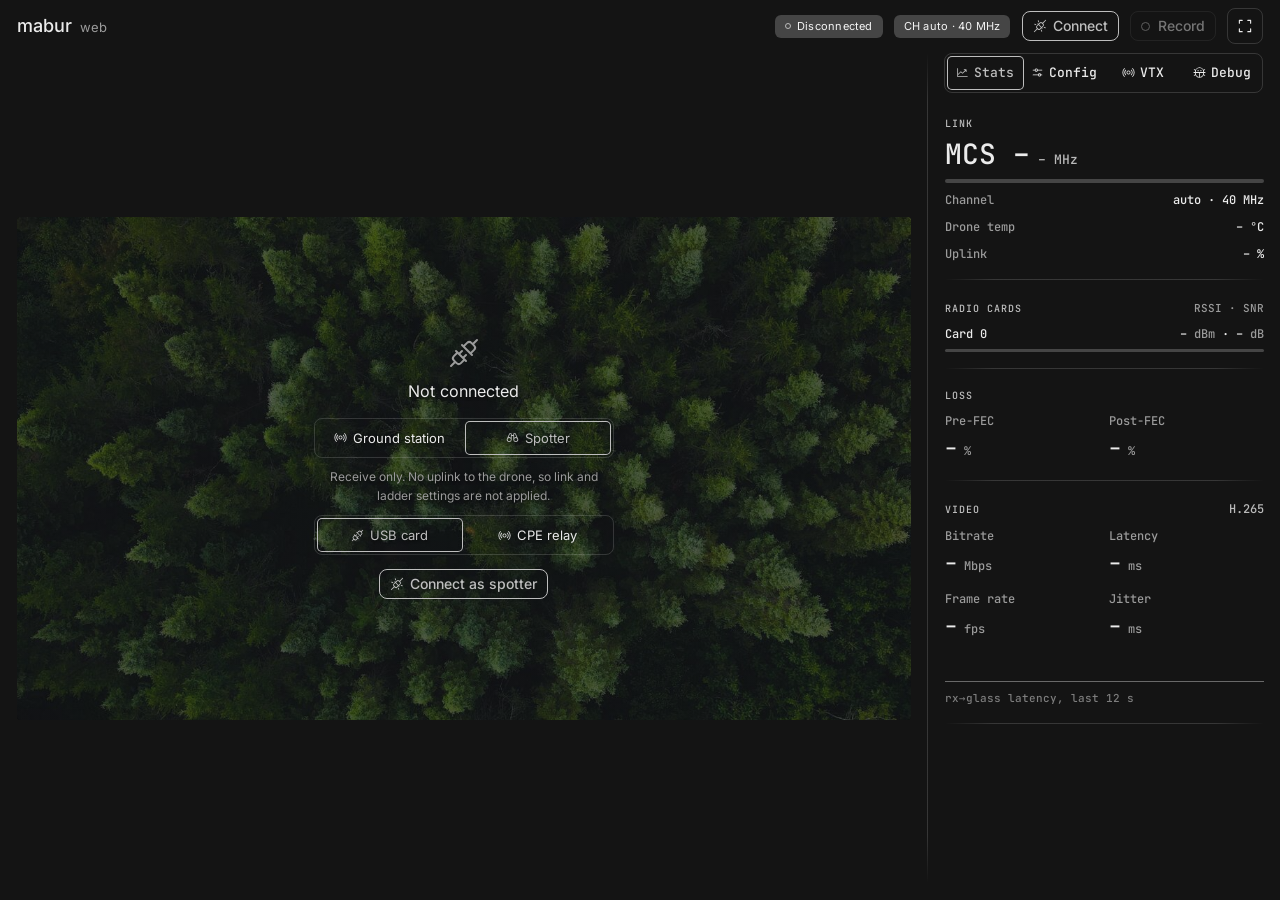
<file: index.html>
<!doctype html>
<html lang="en">
<head>
<meta charset="utf-8">
<meta name="viewport" content="width=device-width, initial-scale=1, viewport-fit=cover">
<title>mabur web</title>
<!-- Installable (docs/web-gs.md "Install as an app"): fullscreen landscape.
     Icon sources in web/ui/icons/; these files are precached by sw.js. -->
<link rel="manifest" href="manifest.webmanifest">
<meta name="theme-color" content="#161826">
<link rel="icon" type="image/svg+xml" href="favicon.svg">
<link rel="icon" type="image/png" sizes="32x32" href="icon-32.png">
<link rel="apple-touch-icon" href="icon-180.png">
<!-- GitHub Pages can't send the COOP/COEP headers WASM pthreads need, and
     the page must load with no internet (laptop on the CPE only): sw.js adds
     the headers and caches this build (one reload on first visit). Built from
     web/ui/sw/ (based on coi-serviceworker, MIT). -->
<script defer src="sw.js"></script>
  <script type="module" crossorigin src="./assets/index-BBkPUW6B.js"></script>
  <link rel="stylesheet" crossorigin href="./assets/index-7Y5XULlh.css">
</head>
<body>
<div id="app"></div>
<!-- Emscripten module, a classic script (global createWebGs); not bundled. -->
<script src="webgs.js"></script>
</body>
</html>
</file>
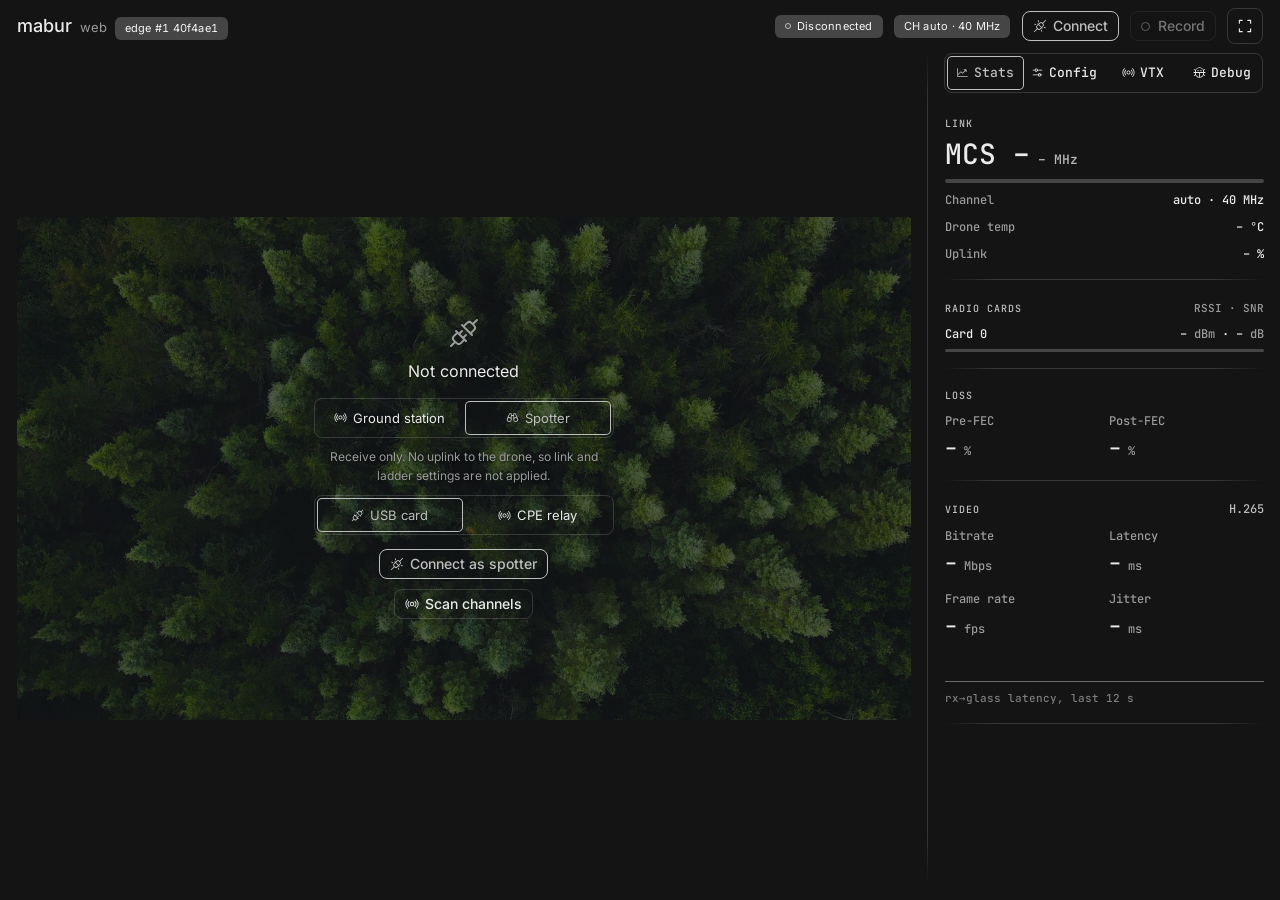
<file: edge/index.html>
<!doctype html>
<html lang="en">
<head>
<meta charset="utf-8">
<meta name="viewport" content="width=device-width, initial-scale=1, viewport-fit=cover">
<title>mabur web</title>
<!-- Installable (docs/web-gs.md "Install as an app"): fullscreen landscape.
     Icon sources in web/ui/icons/; these files are precached by sw.js. -->
<link rel="manifest" href="manifest.webmanifest">
<meta name="theme-color" content="#161826">
<link rel="icon" type="image/svg+xml" href="favicon.svg">
<link rel="icon" type="image/png" sizes="32x32" href="icon-32.png">
<link rel="apple-touch-icon" href="icon-180.png">
<!-- GitHub Pages can't send the COOP/COEP headers WASM pthreads need, and
     the page must load with no internet (laptop on the CPE only): sw.js adds
     the headers and caches this build (one reload on first visit). Built from
     web/ui/sw/ (based on coi-serviceworker, MIT). -->
<script defer src="sw.js"></script>
  <script type="module" crossorigin src="./assets/index-DpzYVIDg.js"></script>
  <link rel="stylesheet" crossorigin href="./assets/index-B0lIE4KE.css">
</head>
<body>
<div id="app"></div>
<!-- Emscripten module, a classic script (global createWebGs); not bundled. -->
<script src="webgs.js"></script>
</body>
</html>
</file>
<file: assets/index-7Y5XULlh.css>
@font-face{font-family:Inter;font-style:normal;font-display:swap;font-weight:400;src:url(./inter-cyrillic-ext-400-normal-BQZuk6qB.woff2)format("woff2"),url(./inter-cyrillic-ext-400-normal-DQukG94-.woff)format("woff");unicode-range:U+460-52F,U+1C80-1C8A,U+20B4,U+2DE0-2DFF,U+A640-A69F,U+FE2E-FE2F}@font-face{font-family:Inter;font-style:normal;font-display:swap;font-weight:400;src:url(./inter-cyrillic-400-normal-obahsSVq.woff2)format("woff2"),url(./inter-cyrillic-400-normal-HOLc17fK.woff)format("woff");unicode-range:U+301,U+400-45F,U+490-491,U+4B0-4B1,U+2116}@font-face{font-family:Inter;font-style:normal;font-display:swap;font-weight:400;src:url(./inter-greek-ext-400-normal-DGGRlc-M.woff2)format("woff2"),url(./inter-greek-ext-400-normal-KugGGMne.woff)format("woff");unicode-range:U+1F??}@font-face{font-family:Inter;font-style:normal;font-display:swap;font-weight:400;src:url(./inter-greek-400-normal-B4URO6DV.woff2)format("woff2"),url(./inter-greek-400-normal-q2sYcFCs.woff)format("woff");unicode-range:U+370-377,U+37A-37F,U+384-38A,U+38C,U+38E-3A1,U+3A3-3FF}@font-face{font-family:Inter;font-style:normal;font-display:swap;font-weight:400;src:url(./inter-vietnamese-400-normal-DMkecbls.woff2)format("woff2"),url(./inter-vietnamese-400-normal-Bbgyi5SW.woff)format("woff");unicode-range:U+102-103,U+110-111,U+128-129,U+168-169,U+1A0-1A1,U+1AF-1B0,U+300-301,U+303-304,U+308-309,U+323,U+329,U+1EA0-1EF9,U+20AB}@font-face{font-family:Inter;font-style:normal;font-display:swap;font-weight:400;src:url(./inter-latin-ext-400-normal-C1nco2VV.woff2)format("woff2"),url(./inter-latin-ext-400-normal-77YHD8bZ.woff)format("woff");unicode-range:U+100-2BA,U+2BD-2C5,U+2C7-2CC,U+2CE-2D7,U+2DD-2FF,U+304,U+308,U+329,U+1D00-1DBF,U+1E00-1E9F,U+1EF2-1EFF,U+2020,U+20A0-20AB,U+20AD-20C0,U+2113,U+2C60-2C7F,U+A720-A7FF}@font-face{font-family:Inter;font-style:normal;font-display:swap;font-weight:400;src:url(./inter-latin-400-normal-C38fXH4l.woff2)format("woff2"),url(./inter-latin-400-normal-CyCys3Eg.woff)format("woff");unicode-range:U+??,U+131,U+152-153,U+2BB-2BC,U+2C6,U+2DA,U+2DC,U+304,U+308,U+329,U+2000-206F,U+20AC,U+2122,U+2191,U+2193,U+2212,U+2215,U+FEFF,U+FFFD}@font-face{font-family:Inter;font-style:normal;font-display:swap;font-weight:500;src:url(./inter-cyrillic-ext-500-normal-B0yAr1jD.woff2)format("woff2"),url(./inter-cyrillic-ext-500-normal-BmqWE9Dz.woff)format("woff");unicode-range:U+460-52F,U+1C80-1C8A,U+20B4,U+2DE0-2DFF,U+A640-A69F,U+FE2E-FE2F}@font-face{font-family:Inter;font-style:normal;font-display:swap;font-weight:500;src:url(./inter-cyrillic-500-normal-BasfLYem.woff2)format("woff2"),url(./inter-cyrillic-500-normal-CxZf_p3X.woff)format("woff");unicode-range:U+301,U+400-45F,U+490-491,U+4B0-4B1,U+2116}@font-face{font-family:Inter;font-style:normal;font-display:swap;font-weight:500;src:url(./inter-greek-ext-500-normal-C4iEst2y.woff2)format("woff2"),url(./inter-greek-ext-500-normal-2j5mBUwD.woff)format("woff");unicode-range:U+1F??}@font-face{font-family:Inter;font-style:normal;font-display:swap;font-weight:500;src:url(./inter-greek-500-normal-BIZE56-Y.woff2)format("woff2"),url(./inter-greek-500-normal-Xzm54t5V.woff)format("woff");unicode-range:U+370-377,U+37A-37F,U+384-38A,U+38C,U+38E-3A1,U+3A3-3FF}@font-face{font-family:Inter;font-style:normal;font-display:swap;font-weight:500;src:url(./inter-vietnamese-500-normal-DOriooB6.woff2)format("woff2"),url(./inter-vietnamese-500-normal-mJboJaSs.woff)format("woff");unicode-range:U+102-103,U+110-111,U+128-129,U+168-169,U+1A0-1A1,U+1AF-1B0,U+300-301,U+303-304,U+308-309,U+323,U+329,U+1EA0-1EF9,U+20AB}@font-face{font-family:Inter;font-style:normal;font-display:swap;font-weight:500;src:url(./inter-latin-ext-500-normal-CV4jyFjo.woff2)format("woff2"),url(./inter-latin-ext-500-normal-BxGbmqWO.woff)format("woff");unicode-range:U+100-2BA,U+2BD-2C5,U+2C7-2CC,U+2CE-2D7,U+2DD-2FF,U+304,U+308,U+329,U+1D00-1DBF,U+1E00-1E9F,U+1EF2-1EFF,U+2020,U+20A0-20AB,U+20AD-20C0,U+2113,U+2C60-2C7F,U+A720-A7FF}@font-face{font-family:Inter;font-style:normal;font-display:swap;font-weight:500;src:url(./inter-latin-500-normal-Cerq10X2.woff2)format("woff2"),url(./inter-latin-500-normal-BL9OpVg8.woff)format("woff");unicode-range:U+??,U+131,U+152-153,U+2BB-2BC,U+2C6,U+2DA,U+2DC,U+304,U+308,U+329,U+2000-206F,U+20AC,U+2122,U+2191,U+2193,U+2212,U+2215,U+FEFF,U+FFFD}@font-face{font-family:JetBrains Mono;font-style:normal;font-display:swap;font-weight:500;src:url([data-uri])format("woff2"),url([data-uri])format("woff");unicode-range:U+460-52F,U+1C80-1C8A,U+20B4,U+2DE0-2DFF,U+A640-A69F,U+FE2E-FE2F}@font-face{font-family:JetBrains Mono;font-style:normal;font-display:swap;font-weight:500;src:url(./jetbrains-mono-cyrillic-500-normal-DmUKJPL_.woff2)format("woff2"),url(./jetbrains-mono-cyrillic-500-normal-DJqRU3vO.woff)format("woff");unicode-range:U+301,U+400-45F,U+490-491,U+4B0-4B1,U+2116}@font-face{font-family:JetBrains Mono;font-style:normal;font-display:swap;font-weight:500;src:url(./jetbrains-mono-greek-500-normal-JpySY46c.woff2)format("woff2"),url(./jetbrains-mono-greek-500-normal-D7SFKleX.woff)format("woff");unicode-range:U+370-377,U+37A-37F,U+384-38A,U+38C,U+38E-3A1,U+3A3-3FF}@font-face{font-family:JetBrains Mono;font-style:normal;font-display:swap;font-weight:500;src:url([data-uri])format("woff2"),url(./jetbrains-mono-vietnamese-500-normal-DNRqzVM1.woff)format("woff");unicode-range:U+102-103,U+110-111,U+128-129,U+168-169,U+1A0-1A1,U+1AF-1B0,U+300-301,U+303-304,U+308-309,U+323,U+329,U+1EA0-1EF9,U+20AB}@font-face{font-family:JetBrains Mono;font-style:normal;font-display:swap;font-weight:500;src:url(./jetbrains-mono-latin-ext-500-normal-Cut-4mMH.woff2)format("woff2"),url(./jetbrains-mono-latin-ext-500-normal-ckzbgY84.woff)format("woff");unicode-range:U+100-2BA,U+2BD-2C5,U+2C7-2CC,U+2CE-2D7,U+2DD-2FF,U+304,U+308,U+329,U+1D00-1DBF,U+1E00-1E9F,U+1EF2-1EFF,U+2020,U+20A0-20AB,U+20AD-20C0,U+2113,U+2C60-2C7F,U+A720-A7FF}@font-face{font-family:JetBrains Mono;font-style:normal;font-display:swap;font-weight:500;src:url(./jetbrains-mono-latin-500-normal-BWZEU5yA.woff2)format("woff2"),url(./jetbrains-mono-latin-500-normal-CJOVTJB7.woff)format("woff");unicode-range:U+??,U+131,U+152-153,U+2BB-2BC,U+2C6,U+2DA,U+2DC,U+304,U+308,U+329,U+2000-206F,U+20AC,U+2122,U+2191,U+2193,U+2212,U+2215,U+FEFF,U+FFFD}:root{--color-bg:#161826;--color-surface:#232532;--color-text:#e9e9ed;--color-accent:#9184d9;--color-accent-2:#a7a1db;--color-divider:#e9e9ed29;--color-neutral-100:#f3f5fe;--color-neutral-200:#e4e7f5;--color-neutral-300:#cfd3e5;--color-neutral-400:#b2b6ca;--color-neutral-500:#9397ab;--color-neutral-600:#75798c;--color-neutral-700:#595d6c;--color-neutral-800:#3f424d;--color-neutral-900:#292b31;--color-accent-100:#f5f4ff;--color-accent-200:#e7e5fe;--color-accent-300:#d2cefd;--color-accent-400:#b5abfc;--color-accent-500:#968ae0;--color-accent-600:#796cbf;--color-accent-700:#5d5294;--color-accent-800:#423a6a;--color-accent-900:#2b2741;--color-accent-2-100:#f5f4ff;--color-accent-2-200:#e7e5fe;--color-accent-2-300:#d2cefd;--color-accent-2-400:#b5afe8;--color-accent-2-500:#9690c9;--color-accent-2-600:#7972a9;--color-accent-2-700:#5c5783;--color-accent-2-800:#423e5d;--color-accent-2-900:#2b293a;--color-section:#262a60;--color-section-glow:#353b80;--color-section-ghost:#4c5397;--font-heading:"Inter", system-ui, sans-serif;--font-heading-weight:500;--font-body:"Inter", system-ui, sans-serif;--space-1:2.8px;--space-2:5.6px;--space-3:8.4px;--space-4:11.2px;--space-6:16.8px;--space-8:22.4px;--radius-sm:4px;--radius-md:8px;--radius-lg:14px;--shadow-sm:0 0 0 1px #3f424d;--shadow-md:0 0 0 1px #595d6c, 0 6px 18px #0000008c;--shadow-lg:0 0 0 1px #9397ab, 0 16px 40px #000000a6}body{background:var(--color-bg);color:var(--color-text);font-family:var(--font-body)}h1,h2,h3,h4{font-family:var(--font-heading);font-weight:var(--font-heading-weight)}.lighten{mix-blend-mode:lighten;background-color:#0000}*,:before,:after{box-sizing:border-box}body{margin:0;font-size:15px;font-weight:400;line-height:1.55}h1,h2,h3,h4,h5,h6{font-family:var(--font-heading);font-weight:var(--font-heading-weight);letter-spacing:-.015em;margin:0 0 var(--space-2);line-height:1.12}h1{font-size:42px}h2{font-size:32px}h3{font-size:25px}h4{font-size:20px}h5{font-size:16px}h6{letter-spacing:.08em;text-transform:uppercase;font-size:13px}p{margin:0 0 var(--space-3)}a{color:var(--color-accent);text-underline-offset:3px}img{max-width:100%;display:block}figure{margin:0}figcaption{margin-top:var(--space-1);color:color-mix(in srgb, var(--color-text) 55%, transparent);font-size:11px}.text-muted{color:color-mix(in srgb, var(--color-text) 55%, transparent)}:focus{outline:none}:focus-visible{outline:2px solid var(--color-accent);outline-offset:2px}::selection{background:color-mix(in srgb, var(--color-accent) 30%, transparent)}.hr{height:1px;margin:var(--space-4) 0;background:linear-gradient(to right, transparent, var(--color-divider) 48px, var(--color-divider) calc(100% - 48px), transparent);border:0}.btn{cursor:pointer;font-family:var(--font-heading);font-weight:var(--font-heading-weight);color:var(--color-text);padding:var(--space-2) calc(var(--space-3) * 1.2);border-radius:var(--radius-md);background:0 0;border:1px solid #0000;justify-content:center;align-items:center;gap:6px;font-size:14px;line-height:1.2;text-decoration:none;display:inline-flex}.btn svg{display:block}.btn:disabled{opacity:.45;cursor:not-allowed}.btn-primary{color:var(--color-accent);border-color:var(--color-accent)}.btn-primary:hover{background:color-mix(in srgb, var(--color-accent) 12%, transparent)}.btn-primary:active{background:color-mix(in srgb, var(--color-accent) 22%, transparent)}.btn-secondary{border-color:var(--color-divider)}.btn-secondary:hover{background:color-mix(in srgb, var(--color-text) 7%, transparent)}.btn-secondary:active{background:color-mix(in srgb, var(--color-text) 14%, transparent)}.btn-ghost{color:var(--color-accent);padding-inline:var(--space-1)}.btn-ghost:hover{background:color-mix(in srgb, var(--color-accent) 10%, transparent)}.btn-ghost:active{background:color-mix(in srgb, var(--color-accent) 18%, transparent)}.btn-icon{width:36px;height:36px;padding:0}.btn-block{width:100%;margin-top:var(--space-2)}.field>label{color:color-mix(in srgb, var(--color-text) 70%, transparent);margin-bottom:5px;font-size:12px;display:block}.input{width:100%;min-height:36px;font:inherit;color:var(--color-text);caret-color:var(--color-accent);background:var(--color-surface);border:1px solid var(--color-divider);border-radius:var(--radius-md);padding:6px 10px;font-size:14px}.input:hover{border-color:color-mix(in srgb, var(--color-text) 45%, transparent)}.input:focus-visible{border-color:var(--color-accent);outline-offset:0}textarea.input{resize:vertical;min-height:90px}.radio{cursor:pointer;align-items:center;gap:8px;font-size:14px;display:inline-flex}.radio input,.seg-opt input{opacity:0;pointer-events:none;width:0;height:0;position:absolute}.radio .dot{border:1.5px solid var(--color-divider);border-radius:50%;flex:none;width:16px;height:16px}.radio:hover .dot{border-color:var(--color-accent)}.radio input:checked+.dot{border-color:var(--color-accent);background:var(--color-accent);box-shadow:inset 0 0 0 4px var(--color-bg)}.radio input:focus-visible+.dot{outline:2px solid var(--color-accent);outline-offset:2px}.seg{border:1px solid var(--color-divider);border-radius:var(--radius-md);display:inline-flex;overflow:hidden}.seg-opt{cursor:pointer;align-items:center;gap:6px;padding:7px 12px;font-size:13px;display:inline-flex}.seg-opt+.seg-opt{border-left:1px solid var(--color-divider)}.seg-opt:has(input:checked){color:var(--color-accent);box-shadow:inset 0 0 0 1px var(--color-accent)}.seg-opt:not(:has(input:checked)):hover{background:color-mix(in srgb, var(--color-text) 7%, transparent)}.seg-opt:has(input:focus-visible){outline:2px solid var(--color-accent);outline-offset:-2px}.card{gap:var(--space-2);padding:var(--space-3);border-radius:var(--radius-md);background:var(--color-surface);flex-direction:column;display:flex}.card-kicker{letter-spacing:.1em;text-transform:uppercase;color:var(--color-accent);font-size:10px}.card-title{font-family:var(--font-heading);font-weight:var(--font-heading-weight);font-size:17px;line-height:1.2}.card-body{opacity:.8;flex:1;margin:0;font-size:13px}.card-meta{color:color-mix(in srgb, var(--color-text) 50%, transparent);align-items:center;gap:6px;font-size:11px;display:flex}.elev-sm{box-shadow:var(--shadow-sm)}.elev-md{box-shadow:var(--shadow-md)}.elev-lg{box-shadow:var(--shadow-lg)}.tag{letter-spacing:.02em;border-radius:calc(var(--radius-md) * .75);align-items:center;padding:3px 10px;font-size:11px;display:inline-flex}.tag-accent{background:var(--color-accent-800);color:var(--color-accent-100)}.tag-accent-2{background:var(--color-accent-2-800);color:var(--color-accent-2-100)}.tag-neutral{background:var(--color-neutral-800);color:var(--color-neutral-100)}.tag-outline{border:1px solid var(--color-accent);color:var(--color-accent)}.nav{align-items:center;gap:var(--space-4);padding:var(--space-3) var(--space-4);border-bottom:none;display:flex}.nav-brand{font-family:var(--font-heading);font-weight:var(--font-heading-weight);margin-right:auto;font-size:18px}.nav a{color:inherit;font-size:14px;text-decoration:none}.nav a:hover,.nav a[aria-current=page]{color:var(--color-accent)}.table{border-collapse:collapse;width:100%;font-size:14px}.table th{text-align:left;letter-spacing:.08em;text-transform:uppercase;color:color-mix(in srgb, var(--color-text) 60%, transparent);padding:var(--space-2);border-bottom:1px solid #0000;font-size:11px}.table td{padding:var(--space-2);border-bottom:1px solid #0000}.table thead tr{background:linear-gradient(to right, transparent, var(--color-divider) 48px, var(--color-divider) calc(100% - 48px), transparent) no-repeat bottom / 100% 1px}.table tbody tr{background:linear-gradient(to right, transparent, color-mix(in srgb, var(--color-text) 8%, transparent) 48px, color-mix(in srgb, var(--color-text) 8%, transparent) calc(100% - 48px), transparent) no-repeat bottom / 100% 1px}.table tbody tr:hover{background:linear-gradient(color-mix(in srgb, var(--color-text) 4%, transparent), color-mix(in srgb, var(--color-text) 4%, transparent)) no-repeat 0 0 / 100% 100%, linear-gradient(to right, transparent, color-mix(in srgb, var(--color-text) 8%, transparent) 48px, color-mix(in srgb, var(--color-text) 8%, transparent) calc(100% - 48px), transparent) no-repeat bottom / 100% 1px}.dialog-backdrop{padding:var(--space-4);background:color-mix(in srgb, var(--color-neutral-900) 50%, transparent);place-items:center;display:grid;position:fixed;inset:0}.dialog{gap:var(--space-3);width:min(440px,100%);padding:var(--space-4);border-radius:var(--radius-lg);background:var(--color-surface);box-shadow:var(--shadow-lg);flex-direction:column;display:flex}.dialog-title{font-family:var(--font-heading);font-weight:var(--font-heading-weight);font-size:20px}.dialog-body{opacity:.85;font-size:14px}.dialog-actions{justify-content:flex-end;gap:var(--space-2);margin-top:var(--space-2);display:flex}:root{--color-bg:#141414;--color-surface:#202020;--color-text:#ebebeb;--color-accent:#bebebe;--color-accent-2:#bebebe;--color-divider:#ebebeb29;--color-status-caution:#dfa63a;--color-status-critical:#e5484d;--color-accent-100:#f5f5f5;--color-neutral-100:#f5f5f5;--color-accent-2-100:#f5f5f5;--color-accent-200:#e8e8e8;--color-neutral-200:#e8e8e8;--color-accent-2-200:#e8e8e8;--color-accent-300:#d4d4d4;--color-neutral-300:#d4d4d4;--color-accent-2-300:#d4d4d4;--color-accent-400:#bababa;--color-neutral-400:#bababa;--color-accent-2-400:#bababa;--color-accent-500:#9b9b9b;--color-neutral-500:#9b9b9b;--color-accent-2-500:#9b9b9b;--color-accent-600:#7d7d7d;--color-neutral-600:#7d7d7d;--color-accent-2-600:#7d7d7d;--color-accent-700:#606060;--color-neutral-700:#606060;--color-accent-2-700:#606060;--color-accent-800:#454545;--color-neutral-800:#454545;--color-accent-2-800:#454545;--color-accent-900:#2b2b2b;--color-neutral-900:#2b2b2b;--color-accent-2-900:#2b2b2b;--shadow-sm:0 0 0 1px #454545;--shadow-md:0 0 0 1px #606060, 0 6px 18px #0000008c;--shadow-lg:0 0 0 1px #7d7d7d, 0 16px 40px #000000a6;--font-mono:"JetBrains Mono", ui-monospace, monospace;--rule-h:linear-gradient(to right, transparent, var(--color-divider) 48px, var(--color-divider) calc(100% - 48px), transparent) no-repeat bottom / 100% 1px;--rule-v:linear-gradient(to bottom, transparent, var(--color-divider) 48px, var(--color-divider) calc(100% - 48px), transparent) no-repeat left / 1px 100%}html,body{background:var(--color-bg);height:100%;color:var(--color-text);margin:0;overflow:hidden}#app{position:fixed;inset:0}a{color:var(--color-accent)}a:hover{color:var(--color-accent-400)}@keyframes recpulse{0%,to{opacity:1}50%{opacity:.35}}.seg{gap:2px;padding:2px;display:flex;overflow:visible}.seg-opt{border-radius:5px;flex:1;justify-content:center;border-left:0!important}.num{font-variant-numeric:tabular-nums}.mono{font-family:var(--font-mono);font-weight:500}.rule-h{background:var(--rule-h)}.rule-v{background:var(--rule-v)}.scroll-thin{scrollbar-width:thin;scrollbar-color:var(--color-neutral-800) transparent}.glass{background:color-mix(in srgb, var(--color-bg) 70%, transparent);-webkit-backdrop-filter:blur(8px)}.glass-panel{background:color-mix(in srgb, var(--color-surface) 80%, transparent);-webkit-backdrop-filter:blur(12px);box-shadow:var(--shadow-md);border-radius:var(--radius-lg)}.group{gap:var(--space-3);padding:var(--space-4) 0 var(--space-6);background:var(--rule-h);flex-direction:column;flex:none;display:flex}.kick-row{justify-content:space-between;align-items:center;display:flex}.dim4{color:var(--color-neutral-400)}.dim5{color:var(--color-neutral-500)}.dim6{color:var(--color-neutral-600)}.round44{border-color:var(--color-divider);border-radius:50%;width:44px;height:44px}.ph.svelte-13so817{flex:none;line-height:0;display:inline-flex}.ph.svelte-13so817 svg{fill:currentColor;width:100%;height:100%}.dot.svelte-1xupgaf{border:1.5px solid var(--color-neutral-400);background:0 0;border-radius:50%;flex:none}.dot.on.svelte-1xupgaf{background:var(--color-accent-400);border:0;animation:1.2s infinite recpulse}.bar.svelte-nlyntv{gap:3px;display:flex}.seg-b.svelte-nlyntv{background:var(--color-neutral-800);border-radius:2px;flex:1}.seg-b.on.svelte-nlyntv{background:var(--color-accent)}.low.svelte-10gkkir{color:var(--color-status-caution)}.dead.svelte-10gkkir{color:var(--color-status-critical)}.dim.svelte-10gkkir{color:var(--color-neutral-400)}.nowrap.svelte-10gkkir{white-space:nowrap}.grid2.svelte-10gkkir{grid-template-columns:1fr 1fr;display:grid}.cell.svelte-10gkkir{flex-direction:column;gap:2px;display:flex}.lbl.svelte-10gkkir{color:var(--color-neutral-500);font-size:12px}.val.svelte-10gkkir{font-size:20px}.unit.svelte-10gkkir{color:var(--color-neutral-500);font-size:12px}.low.svelte-1otij2{color:var(--color-status-caution)}.side.svelte-181dlmc{gap:var(--space-4);width:336px;min-height:0;padding-left:var(--space-6);flex-direction:column;flex:none;display:flex}.tabs.svelte-181dlmc .seg-opt:where(.svelte-181dlmc){white-space:nowrap;gap:5px;min-width:0;padding:7px 6px;overflow:hidden}.scroll.svelte-181dlmc{flex:1;min-height:0;margin-right:-9px;overflow:hidden auto}.chips.svelte-1jj9vwg{flex-wrap:wrap;gap:6px;display:flex}.chip.svelte-1jj9vwg{font:inherit;border:1px solid var(--color-neutral-600);color:var(--color-text);cursor:pointer;background:0 0;border-radius:999px;padding:4px 9px;font-size:12px}.chip.on.svelte-1jj9vwg{background:var(--color-accent-900);border-color:var(--color-accent);color:var(--color-accent-200)}.chip.svelte-1jj9vwg:disabled{opacity:.45;cursor:default}.fieldlabel.svelte-1jj9vwg{color:color-mix(in srgb, var(--color-text) 70%, transparent);margin-bottom:5px;font-size:12px;display:block}.lock.svelte-1jj9vwg{padding:var(--space-3) var(--space-4);border-radius:var(--radius-md);background:var(--color-accent-900);color:var(--color-accent-200);align-items:center;gap:8px;font-size:12px;display:flex}.fs.svelte-1jj9vwg{gap:var(--space-3);border:0;flex-direction:column;min-width:0;margin:0;padding:0;transition:opacity .15s;display:flex}.hint.svelte-1jj9vwg{color:var(--color-neutral-500);margin-top:5px;font-size:11px}.note.svelte-1jj9vwg{color:var(--color-accent-300);align-items:flex-start;gap:6px;font-size:12px;display:flex}.warn.svelte-1jj9vwg{color:var(--color-accent-300);align-items:center;gap:5px;margin-top:4px;font-size:11px;display:flex}.rg.svelte-1jj9vwg{grid-template-columns:20px minmax(0,1.1fr) minmax(0,1fr) minmax(0,1fr) minmax(0,1fr) 28px;align-items:center;gap:6px;display:grid}.rungs.svelte-1jj9vwg{gap:var(--space-4);flex-direction:column;display:flex}.rung.svelte-1jj9vwg{border-radius:var(--radius-sm,4px);flex-direction:column;gap:3px;transition:opacity .1s;display:flex;box-shadow:0 0 #0000}.rung.dragging.svelte-1jj9vwg{opacity:.45}.rung.drop-above.svelte-1jj9vwg{box-shadow:0 -2px 0 var(--color-accent)}.rung.drop-below.svelte-1jj9vwg{box-shadow:0 2px 0 var(--color-accent)}.grip.svelte-1jj9vwg{width:20px;height:28px;color:var(--color-neutral-500);cursor:grab;touch-action:none;-webkit-user-select:none;user-select:none;background:0 0;border:0;justify-content:center;align-items:center;padding:0;display:flex}.grip.svelte-1jj9vwg:hover{color:var(--color-text)}.grip.svelte-1jj9vwg:active{cursor:grabbing}.grip.svelte-1jj9vwg:disabled{cursor:default}.rg.hdr.svelte-1jj9vwg{letter-spacing:.06em;text-transform:uppercase;color:var(--color-neutral-500);font-size:10px}.input.sm.svelte-1jj9vwg{min-height:30px;padding:3px 6px;font-size:13px}.trash.svelte-1jj9vwg{width:28px;height:28px;color:var(--color-neutral-500);border-color:#0000;padding:0}.cardg{gap:var(--space-4);background:color-mix(in srgb, var(--color-bg) 50%, transparent);flex:none}.cfg.svelte-1jj9vwg .group{gap:var(--space-4)}.ov.svelte-17irr51{text-shadow:0 1px 3px #0009;background:linear-gradient(color-mix(in srgb, var(--color-bg) 62%, transparent), color-mix(in srgb, var(--color-bg) 62%, transparent)), var(--ov-bg) center / cover no-repeat, var(--color-bg);text-align:center;z-index:2;flex-direction:column;justify-content:center;align-items:center;gap:10px;padding:24px;display:flex;position:absolute;inset:0}.msg.svelte-17irr51{max-width:360px;color:var(--color-neutral-300);white-space:pre-wrap;font-size:12px}.msg.err.svelte-17irr51{color:var(--color-accent-200);background:var(--color-accent-900);border-radius:var(--radius-md);padding:6px 10px}.msg.warn.svelte-17irr51{color:var(--color-accent-300)}.addr.svelte-17irr51{width:min(300px,100%);font:inherit;border-radius:var(--radius-md);padding:6px 8px}.tl.svelte-wuvdl5{pointer-events:none;z-index:3;flex-wrap:wrap;gap:6px;display:flex;position:absolute;top:12px;left:12px}.tr.svelte-wuvdl5{z-index:3;gap:6px;display:flex;position:absolute;top:10px;right:12px}.wrap.svelte-jq9l17{z-index:3;flex-direction:column;display:flex;position:absolute}.panel.svelte-jq9l17{gap:var(--space-4);min-height:0;padding:var(--space-4);flex-direction:column;display:flex;overflow:auto}.head.svelte-jq9l17{cursor:grab;touch-action:none;-webkit-user-select:none;user-select:none;margin:calc(var(--space-4) * -1) calc(var(--space-4) * -1) 0;padding:var(--space-4) var(--space-4) 0;align-items:center;gap:6px;display:flex}.nw.svelte-jq9l17{white-space:nowrap}.g2.svelte-jq9l17{gap:var(--space-3) var(--space-4);grid-template-columns:1fr 1fr;display:grid}.c.svelte-jq9l17{flex-direction:column;display:flex}.l.svelte-jq9l17{color:var(--color-neutral-400);font-size:11px}.n.svelte-jq9l17{font-size:15px}.n.low.svelte-jq9l17{color:var(--color-status-caution)}.n.dead.svelte-jq9l17{color:var(--color-status-critical)}.n.dim.svelte-jq9l17{color:var(--color-neutral-400)}.pill.svelte-jq9l17{touch-action:none;-webkit-user-select:none;user-select:none;border-radius:var(--radius-md);background:color-mix(in srgb, var(--color-surface) 80%, transparent);-webkit-backdrop-filter:blur(12px);backdrop-filter:blur(12px);box-shadow:var(--shadow-md);color:var(--color-text);font:inherit;cursor:pointer;border:0;align-items:center;gap:10px;padding:8px 10px 8px 12px;font-size:12px;display:flex}.pill.svelte-jq9l17:hover{background:color-mix(in srgb, var(--color-surface) 95%, transparent)}.side.svelte-345sgj{z-index:4;flex-direction:column;width:min(420px,100% - 24px);display:flex;position:absolute;top:64px;bottom:12px;right:12px;overflow:hidden}.body.svelte-345sgj{min-height:0;padding:var(--space-2) var(--space-4) var(--space-6);flex:1;overflow:hidden auto}.hdr-row.svelte-z1pu5k{align-items:center;gap:8px;display:flex}.input.svelte-z1pu5k{min-height:34px;padding:5px 8px}.hint.svelte-z1pu5k{color:var(--color-neutral-500);margin-top:5px;font-size:11px}.fs.svelte-z1pu5k{gap:var(--space-3);border:0;flex-direction:column;min-width:0;margin:0;padding:0;transition:opacity .15s;display:flex}.vtx.svelte-z1pu5k .group{gap:var(--space-4)}.lrow.svelte-z1pu5k{justify-content:space-between;align-items:baseline;gap:8px;min-height:16px;margin-bottom:5px;display:flex}.lbl.svelte-z1pu5k{color:color-mix(in srgb, var(--color-text) 70%, transparent);font-size:12px}.status.svelte-z1pu5k{white-space:nowrap;font-size:11px;animation:.18s ease-out svelte-z1pu5k-st-in}.st-busy.svelte-z1pu5k{color:var(--color-accent);opacity:.85}.st-ok.svelte-z1pu5k{color:var(--color-accent);animation:.18s ease-out svelte-z1pu5k-st-in,.4s ease-in 1.5s forwards svelte-z1pu5k-st-out}.st-err.svelte-z1pu5k{color:var(--color-status-critical)}.st-warn.svelte-z1pu5k{color:var(--color-status-caution)}@keyframes svelte-z1pu5k-st-in{0%{opacity:0;transform:translateY(2px)}}@keyframes svelte-z1pu5k-st-out{to{opacity:0}}.ctl.svelte-z1pu5k{position:relative}.ctl.svelte-z1pu5k:before,.ctl.svelte-z1pu5k:after{content:"";opacity:0;pointer-events:none;border-radius:2px;height:2px;transition:opacity .2s;position:absolute;bottom:-5px;left:2px;right:2px}.ctl.busy.svelte-z1pu5k:before{opacity:1;background:color-mix(in srgb, var(--color-accent) 18%, transparent)}.ctl.busy.svelte-z1pu5k:after{opacity:1;background:linear-gradient(90deg, transparent, var(--color-accent) 30%, var(--color-accent) 70%, transparent) no-repeat;background-size:35% 100%;animation:1.1s ease-in-out infinite svelte-z1pu5k-sweep}@keyframes svelte-z1pu5k-sweep{0%{background-position:-60% 0}to{background-position:160% 0}}.ctl.done.svelte-z1pu5k:after{background:var(--color-accent);opacity:1;transform-origin:0;animation:.35s ease-out svelte-z1pu5k-fill,.4s ease-in 1.2s forwards svelte-z1pu5k-st-out}@keyframes svelte-z1pu5k-fill{0%{transform:scaleX(.3)}to{transform:scaleX(1)}}.ctl.busy.svelte-z1pu5k .seg-opt:has(input:checked){animation:1.1s ease-in-out infinite svelte-z1pu5k-breathe}.ctl.busy.svelte-z1pu5k select:where(.svelte-z1pu5k),.ctl.busy.svelte-z1pu5k input:where(.svelte-z1pu5k){border-color:var(--color-accent);animation:1.1s ease-in-out infinite svelte-z1pu5k-breathe-b}@keyframes svelte-z1pu5k-breathe{50%{box-shadow:inset 0 0 0 1px color-mix(in srgb, var(--color-accent) 35%, transparent)}}@keyframes svelte-z1pu5k-breathe-b{50%{border-color:color-mix(in srgb, var(--color-accent) 35%, transparent)}}.ctl.shake.svelte-z1pu5k{animation:.36s ease-in-out svelte-z1pu5k-shake}@keyframes svelte-z1pu5k-shake{20%{transform:translate(-4px)}40%{transform:translate(4px)}60%{transform:translate(-2px)}80%{transform:translate(2px)}}.reason.svelte-z1pu5k{color:var(--color-status-critical);margin-top:4px;font-size:11px;animation:.18s ease-out svelte-z1pu5k-st-in}.reason.warn.svelte-z1pu5k{color:var(--color-status-caution)}.ctl.locked.svelte-z1pu5k{opacity:.7;cursor:not-allowed}@media (prefers-reduced-motion:reduce){.status.svelte-z1pu5k,.reason.svelte-z1pu5k,.ctl.shake.svelte-z1pu5k,.ctl.done.svelte-z1pu5k:after,.st-ok.svelte-z1pu5k{animation:none}.ctl.busy.svelte-z1pu5k:after{background:var(--color-accent);opacity:.6;animation:none}.ctl.busy.svelte-z1pu5k select:where(.svelte-z1pu5k),.ctl.busy.svelte-z1pu5k input:where(.svelte-z1pu5k){animation:none}.ctl.busy.svelte-z1pu5k .seg-opt:has(input:checked){animation:none}}.root.svelte-nejbyb{background:var(--color-bg);color:var(--color-text);font-family:var(--font-body);flex-direction:column;display:flex;position:absolute;inset:0}.row.svelte-nejbyb{gap:var(--space-6);min-height:0;padding:0 var(--space-6) var(--space-6);flex:1;display:flex}.videocol.svelte-nejbyb{flex-direction:column;flex:1;min-width:0;display:flex}.videobox.svelte-nejbyb{background:var(--color-bg);flex:1;place-items:center;min-height:0;display:grid;container-type:size}.videoinner.svelte-nejbyb{aspect-ratio:16/9;border-radius:var(--radius-sm);background:#000;width:min(100cqw,177.778cqh);position:relative;overflow:hidden}canvas.svelte-nejbyb{object-fit:contain;width:100%;height:100%;display:block}.osd.svelte-nejbyb,.vgl.svelte-nejbyb{pointer-events:none;position:absolute;inset:0}.immersive.svelte-nejbyb .row:where(.svelte-nejbyb){gap:0;padding:0;position:absolute;inset:0}.immersive.svelte-nejbyb .videobox:where(.svelte-nejbyb){background:#000}.immersive.svelte-nejbyb .videoinner:where(.svelte-nejbyb){border-radius:0}.status.svelte-nejbyb{color:var(--color-neutral-100);white-space:pre-wrap;text-align:center;pointer-events:none;border-radius:6px;padding:6px 12px;font-size:12px;position:absolute;top:50%;left:50%;transform:translate(-50%,-50%)}
</file>
<file: edge/assets/index-B0lIE4KE.css>
@font-face{font-family:Inter;font-style:normal;font-display:swap;font-weight:400;src:url(./inter-cyrillic-ext-400-normal-BQZuk6qB.woff2)format("woff2"),url(./inter-cyrillic-ext-400-normal-DQukG94-.woff)format("woff");unicode-range:U+460-52F,U+1C80-1C8A,U+20B4,U+2DE0-2DFF,U+A640-A69F,U+FE2E-FE2F}@font-face{font-family:Inter;font-style:normal;font-display:swap;font-weight:400;src:url(./inter-cyrillic-400-normal-obahsSVq.woff2)format("woff2"),url(./inter-cyrillic-400-normal-HOLc17fK.woff)format("woff");unicode-range:U+301,U+400-45F,U+490-491,U+4B0-4B1,U+2116}@font-face{font-family:Inter;font-style:normal;font-display:swap;font-weight:400;src:url(./inter-greek-ext-400-normal-DGGRlc-M.woff2)format("woff2"),url(./inter-greek-ext-400-normal-KugGGMne.woff)format("woff");unicode-range:U+1F??}@font-face{font-family:Inter;font-style:normal;font-display:swap;font-weight:400;src:url(./inter-greek-400-normal-B4URO6DV.woff2)format("woff2"),url(./inter-greek-400-normal-q2sYcFCs.woff)format("woff");unicode-range:U+370-377,U+37A-37F,U+384-38A,U+38C,U+38E-3A1,U+3A3-3FF}@font-face{font-family:Inter;font-style:normal;font-display:swap;font-weight:400;src:url(./inter-vietnamese-400-normal-DMkecbls.woff2)format("woff2"),url(./inter-vietnamese-400-normal-Bbgyi5SW.woff)format("woff");unicode-range:U+102-103,U+110-111,U+128-129,U+168-169,U+1A0-1A1,U+1AF-1B0,U+300-301,U+303-304,U+308-309,U+323,U+329,U+1EA0-1EF9,U+20AB}@font-face{font-family:Inter;font-style:normal;font-display:swap;font-weight:400;src:url(./inter-latin-ext-400-normal-C1nco2VV.woff2)format("woff2"),url(./inter-latin-ext-400-normal-77YHD8bZ.woff)format("woff");unicode-range:U+100-2BA,U+2BD-2C5,U+2C7-2CC,U+2CE-2D7,U+2DD-2FF,U+304,U+308,U+329,U+1D00-1DBF,U+1E00-1E9F,U+1EF2-1EFF,U+2020,U+20A0-20AB,U+20AD-20C0,U+2113,U+2C60-2C7F,U+A720-A7FF}@font-face{font-family:Inter;font-style:normal;font-display:swap;font-weight:400;src:url(./inter-latin-400-normal-C38fXH4l.woff2)format("woff2"),url(./inter-latin-400-normal-CyCys3Eg.woff)format("woff");unicode-range:U+??,U+131,U+152-153,U+2BB-2BC,U+2C6,U+2DA,U+2DC,U+304,U+308,U+329,U+2000-206F,U+20AC,U+2122,U+2191,U+2193,U+2212,U+2215,U+FEFF,U+FFFD}@font-face{font-family:Inter;font-style:normal;font-display:swap;font-weight:500;src:url(./inter-cyrillic-ext-500-normal-B0yAr1jD.woff2)format("woff2"),url(./inter-cyrillic-ext-500-normal-BmqWE9Dz.woff)format("woff");unicode-range:U+460-52F,U+1C80-1C8A,U+20B4,U+2DE0-2DFF,U+A640-A69F,U+FE2E-FE2F}@font-face{font-family:Inter;font-style:normal;font-display:swap;font-weight:500;src:url(./inter-cyrillic-500-normal-BasfLYem.woff2)format("woff2"),url(./inter-cyrillic-500-normal-CxZf_p3X.woff)format("woff");unicode-range:U+301,U+400-45F,U+490-491,U+4B0-4B1,U+2116}@font-face{font-family:Inter;font-style:normal;font-display:swap;font-weight:500;src:url(./inter-greek-ext-500-normal-C4iEst2y.woff2)format("woff2"),url(./inter-greek-ext-500-normal-2j5mBUwD.woff)format("woff");unicode-range:U+1F??}@font-face{font-family:Inter;font-style:normal;font-display:swap;font-weight:500;src:url(./inter-greek-500-normal-BIZE56-Y.woff2)format("woff2"),url(./inter-greek-500-normal-Xzm54t5V.woff)format("woff");unicode-range:U+370-377,U+37A-37F,U+384-38A,U+38C,U+38E-3A1,U+3A3-3FF}@font-face{font-family:Inter;font-style:normal;font-display:swap;font-weight:500;src:url(./inter-vietnamese-500-normal-DOriooB6.woff2)format("woff2"),url(./inter-vietnamese-500-normal-mJboJaSs.woff)format("woff");unicode-range:U+102-103,U+110-111,U+128-129,U+168-169,U+1A0-1A1,U+1AF-1B0,U+300-301,U+303-304,U+308-309,U+323,U+329,U+1EA0-1EF9,U+20AB}@font-face{font-family:Inter;font-style:normal;font-display:swap;font-weight:500;src:url(./inter-latin-ext-500-normal-CV4jyFjo.woff2)format("woff2"),url(./inter-latin-ext-500-normal-BxGbmqWO.woff)format("woff");unicode-range:U+100-2BA,U+2BD-2C5,U+2C7-2CC,U+2CE-2D7,U+2DD-2FF,U+304,U+308,U+329,U+1D00-1DBF,U+1E00-1E9F,U+1EF2-1EFF,U+2020,U+20A0-20AB,U+20AD-20C0,U+2113,U+2C60-2C7F,U+A720-A7FF}@font-face{font-family:Inter;font-style:normal;font-display:swap;font-weight:500;src:url(./inter-latin-500-normal-Cerq10X2.woff2)format("woff2"),url(./inter-latin-500-normal-BL9OpVg8.woff)format("woff");unicode-range:U+??,U+131,U+152-153,U+2BB-2BC,U+2C6,U+2DA,U+2DC,U+304,U+308,U+329,U+2000-206F,U+20AC,U+2122,U+2191,U+2193,U+2212,U+2215,U+FEFF,U+FFFD}@font-face{font-family:JetBrains Mono;font-style:normal;font-display:swap;font-weight:500;src:url([data-uri])format("woff2"),url([data-uri])format("woff");unicode-range:U+460-52F,U+1C80-1C8A,U+20B4,U+2DE0-2DFF,U+A640-A69F,U+FE2E-FE2F}@font-face{font-family:JetBrains Mono;font-style:normal;font-display:swap;font-weight:500;src:url(./jetbrains-mono-cyrillic-500-normal-DmUKJPL_.woff2)format("woff2"),url(./jetbrains-mono-cyrillic-500-normal-DJqRU3vO.woff)format("woff");unicode-range:U+301,U+400-45F,U+490-491,U+4B0-4B1,U+2116}@font-face{font-family:JetBrains Mono;font-style:normal;font-display:swap;font-weight:500;src:url(./jetbrains-mono-greek-500-normal-JpySY46c.woff2)format("woff2"),url(./jetbrains-mono-greek-500-normal-D7SFKleX.woff)format("woff");unicode-range:U+370-377,U+37A-37F,U+384-38A,U+38C,U+38E-3A1,U+3A3-3FF}@font-face{font-family:JetBrains Mono;font-style:normal;font-display:swap;font-weight:500;src:url([data-uri])format("woff2"),url(./jetbrains-mono-vietnamese-500-normal-DNRqzVM1.woff)format("woff");unicode-range:U+102-103,U+110-111,U+128-129,U+168-169,U+1A0-1A1,U+1AF-1B0,U+300-301,U+303-304,U+308-309,U+323,U+329,U+1EA0-1EF9,U+20AB}@font-face{font-family:JetBrains Mono;font-style:normal;font-display:swap;font-weight:500;src:url(./jetbrains-mono-latin-ext-500-normal-Cut-4mMH.woff2)format("woff2"),url(./jetbrains-mono-latin-ext-500-normal-ckzbgY84.woff)format("woff");unicode-range:U+100-2BA,U+2BD-2C5,U+2C7-2CC,U+2CE-2D7,U+2DD-2FF,U+304,U+308,U+329,U+1D00-1DBF,U+1E00-1E9F,U+1EF2-1EFF,U+2020,U+20A0-20AB,U+20AD-20C0,U+2113,U+2C60-2C7F,U+A720-A7FF}@font-face{font-family:JetBrains Mono;font-style:normal;font-display:swap;font-weight:500;src:url(./jetbrains-mono-latin-500-normal-BWZEU5yA.woff2)format("woff2"),url(./jetbrains-mono-latin-500-normal-CJOVTJB7.woff)format("woff");unicode-range:U+??,U+131,U+152-153,U+2BB-2BC,U+2C6,U+2DA,U+2DC,U+304,U+308,U+329,U+2000-206F,U+20AC,U+2122,U+2191,U+2193,U+2212,U+2215,U+FEFF,U+FFFD}:root{--color-bg:#161826;--color-surface:#232532;--color-text:#e9e9ed;--color-accent:#9184d9;--color-accent-2:#a7a1db;--color-divider:#e9e9ed29;--color-neutral-100:#f3f5fe;--color-neutral-200:#e4e7f5;--color-neutral-300:#cfd3e5;--color-neutral-400:#b2b6ca;--color-neutral-500:#9397ab;--color-neutral-600:#75798c;--color-neutral-700:#595d6c;--color-neutral-800:#3f424d;--color-neutral-900:#292b31;--color-accent-100:#f5f4ff;--color-accent-200:#e7e5fe;--color-accent-300:#d2cefd;--color-accent-400:#b5abfc;--color-accent-500:#968ae0;--color-accent-600:#796cbf;--color-accent-700:#5d5294;--color-accent-800:#423a6a;--color-accent-900:#2b2741;--color-accent-2-100:#f5f4ff;--color-accent-2-200:#e7e5fe;--color-accent-2-300:#d2cefd;--color-accent-2-400:#b5afe8;--color-accent-2-500:#9690c9;--color-accent-2-600:#7972a9;--color-accent-2-700:#5c5783;--color-accent-2-800:#423e5d;--color-accent-2-900:#2b293a;--color-section:#262a60;--color-section-glow:#353b80;--color-section-ghost:#4c5397;--font-heading:"Inter", system-ui, sans-serif;--font-heading-weight:500;--font-body:"Inter", system-ui, sans-serif;--space-1:2.8px;--space-2:5.6px;--space-3:8.4px;--space-4:11.2px;--space-6:16.8px;--space-8:22.4px;--radius-sm:4px;--radius-md:8px;--radius-lg:14px;--shadow-sm:0 0 0 1px #3f424d;--shadow-md:0 0 0 1px #595d6c, 0 6px 18px #0000008c;--shadow-lg:0 0 0 1px #9397ab, 0 16px 40px #000000a6}body{background:var(--color-bg);color:var(--color-text);font-family:var(--font-body)}h1,h2,h3,h4{font-family:var(--font-heading);font-weight:var(--font-heading-weight)}.lighten{mix-blend-mode:lighten;background-color:#0000}*,:before,:after{box-sizing:border-box}body{margin:0;font-size:15px;font-weight:400;line-height:1.55}h1,h2,h3,h4,h5,h6{font-family:var(--font-heading);font-weight:var(--font-heading-weight);letter-spacing:-.015em;margin:0 0 var(--space-2);line-height:1.12}h1{font-size:42px}h2{font-size:32px}h3{font-size:25px}h4{font-size:20px}h5{font-size:16px}h6{letter-spacing:.08em;text-transform:uppercase;font-size:13px}p{margin:0 0 var(--space-3)}a{color:var(--color-accent);text-underline-offset:3px}img{max-width:100%;display:block}figure{margin:0}figcaption{margin-top:var(--space-1);color:color-mix(in srgb, var(--color-text) 55%, transparent);font-size:11px}.text-muted{color:color-mix(in srgb, var(--color-text) 55%, transparent)}:focus{outline:none}:focus-visible{outline:2px solid var(--color-accent);outline-offset:2px}::selection{background:color-mix(in srgb, var(--color-accent) 30%, transparent)}.hr{height:1px;margin:var(--space-4) 0;background:linear-gradient(to right, transparent, var(--color-divider) 48px, var(--color-divider) calc(100% - 48px), transparent);border:0}.btn{cursor:pointer;font-family:var(--font-heading);font-weight:var(--font-heading-weight);color:var(--color-text);padding:var(--space-2) calc(var(--space-3) * 1.2);border-radius:var(--radius-md);background:0 0;border:1px solid #0000;justify-content:center;align-items:center;gap:6px;font-size:14px;line-height:1.2;text-decoration:none;display:inline-flex}.btn svg{display:block}.btn:disabled{opacity:.45;cursor:not-allowed}.btn-primary{color:var(--color-accent);border-color:var(--color-accent)}.btn-primary:hover{background:color-mix(in srgb, var(--color-accent) 12%, transparent)}.btn-primary:active{background:color-mix(in srgb, var(--color-accent) 22%, transparent)}.btn-secondary{border-color:var(--color-divider)}.btn-secondary:hover{background:color-mix(in srgb, var(--color-text) 7%, transparent)}.btn-secondary:active{background:color-mix(in srgb, var(--color-text) 14%, transparent)}.btn-ghost{color:var(--color-accent);padding-inline:var(--space-1)}.btn-ghost:hover{background:color-mix(in srgb, var(--color-accent) 10%, transparent)}.btn-ghost:active{background:color-mix(in srgb, var(--color-accent) 18%, transparent)}.btn-icon{width:36px;height:36px;padding:0}.btn-block{width:100%;margin-top:var(--space-2)}.field>label{color:color-mix(in srgb, var(--color-text) 70%, transparent);margin-bottom:5px;font-size:12px;display:block}.input{width:100%;min-height:36px;font:inherit;color:var(--color-text);caret-color:var(--color-accent);background:var(--color-surface);border:1px solid var(--color-divider);border-radius:var(--radius-md);padding:6px 10px;font-size:14px}.input:hover{border-color:color-mix(in srgb, var(--color-text) 45%, transparent)}.input:focus-visible{border-color:var(--color-accent);outline-offset:0}textarea.input{resize:vertical;min-height:90px}.radio{cursor:pointer;align-items:center;gap:8px;font-size:14px;display:inline-flex}.radio input,.seg-opt input{opacity:0;pointer-events:none;width:0;height:0;position:absolute}.radio .dot{border:1.5px solid var(--color-divider);border-radius:50%;flex:none;width:16px;height:16px}.radio:hover .dot{border-color:var(--color-accent)}.radio input:checked+.dot{border-color:var(--color-accent);background:var(--color-accent);box-shadow:inset 0 0 0 4px var(--color-bg)}.radio input:focus-visible+.dot{outline:2px solid var(--color-accent);outline-offset:2px}.seg{border:1px solid var(--color-divider);border-radius:var(--radius-md);display:inline-flex;overflow:hidden}.seg-opt{cursor:pointer;align-items:center;gap:6px;padding:7px 12px;font-size:13px;display:inline-flex}.seg-opt+.seg-opt{border-left:1px solid var(--color-divider)}.seg-opt:has(input:checked){color:var(--color-accent);box-shadow:inset 0 0 0 1px var(--color-accent)}.seg-opt:not(:has(input:checked)):hover{background:color-mix(in srgb, var(--color-text) 7%, transparent)}.seg-opt:has(input:focus-visible){outline:2px solid var(--color-accent);outline-offset:-2px}.card{gap:var(--space-2);padding:var(--space-3);border-radius:var(--radius-md);background:var(--color-surface);flex-direction:column;display:flex}.card-kicker{letter-spacing:.1em;text-transform:uppercase;color:var(--color-accent);font-size:10px}.card-title{font-family:var(--font-heading);font-weight:var(--font-heading-weight);font-size:17px;line-height:1.2}.card-body{opacity:.8;flex:1;margin:0;font-size:13px}.card-meta{color:color-mix(in srgb, var(--color-text) 50%, transparent);align-items:center;gap:6px;font-size:11px;display:flex}.elev-sm{box-shadow:var(--shadow-sm)}.elev-md{box-shadow:var(--shadow-md)}.elev-lg{box-shadow:var(--shadow-lg)}.tag{letter-spacing:.02em;border-radius:calc(var(--radius-md) * .75);align-items:center;padding:3px 10px;font-size:11px;display:inline-flex}.tag-accent{background:var(--color-accent-800);color:var(--color-accent-100)}.tag-accent-2{background:var(--color-accent-2-800);color:var(--color-accent-2-100)}.tag-neutral{background:var(--color-neutral-800);color:var(--color-neutral-100)}.tag-outline{border:1px solid var(--color-accent);color:var(--color-accent)}.nav{align-items:center;gap:var(--space-4);padding:var(--space-3) var(--space-4);border-bottom:none;display:flex}.nav-brand{font-family:var(--font-heading);font-weight:var(--font-heading-weight);margin-right:auto;font-size:18px}.nav a{color:inherit;font-size:14px;text-decoration:none}.nav a:hover,.nav a[aria-current=page]{color:var(--color-accent)}.table{border-collapse:collapse;width:100%;font-size:14px}.table th{text-align:left;letter-spacing:.08em;text-transform:uppercase;color:color-mix(in srgb, var(--color-text) 60%, transparent);padding:var(--space-2);border-bottom:1px solid #0000;font-size:11px}.table td{padding:var(--space-2);border-bottom:1px solid #0000}.table thead tr{background:linear-gradient(to right, transparent, var(--color-divider) 48px, var(--color-divider) calc(100% - 48px), transparent) no-repeat bottom / 100% 1px}.table tbody tr{background:linear-gradient(to right, transparent, color-mix(in srgb, var(--color-text) 8%, transparent) 48px, color-mix(in srgb, var(--color-text) 8%, transparent) calc(100% - 48px), transparent) no-repeat bottom / 100% 1px}.table tbody tr:hover{background:linear-gradient(color-mix(in srgb, var(--color-text) 4%, transparent), color-mix(in srgb, var(--color-text) 4%, transparent)) no-repeat 0 0 / 100% 100%, linear-gradient(to right, transparent, color-mix(in srgb, var(--color-text) 8%, transparent) 48px, color-mix(in srgb, var(--color-text) 8%, transparent) calc(100% - 48px), transparent) no-repeat bottom / 100% 1px}.dialog-backdrop{padding:var(--space-4);background:color-mix(in srgb, var(--color-neutral-900) 50%, transparent);place-items:center;display:grid;position:fixed;inset:0}.dialog{gap:var(--space-3);width:min(440px,100%);padding:var(--space-4);border-radius:var(--radius-lg);background:var(--color-surface);box-shadow:var(--shadow-lg);flex-direction:column;display:flex}.dialog-title{font-family:var(--font-heading);font-weight:var(--font-heading-weight);font-size:20px}.dialog-body{opacity:.85;font-size:14px}.dialog-actions{justify-content:flex-end;gap:var(--space-2);margin-top:var(--space-2);display:flex}:root{--color-bg:#141414;--color-surface:#202020;--color-text:#ebebeb;--color-accent:#bebebe;--color-accent-2:#bebebe;--color-divider:#ebebeb29;--color-status-caution:#dfa63a;--color-status-critical:#e5484d;--color-accent-100:#f5f5f5;--color-neutral-100:#f5f5f5;--color-accent-2-100:#f5f5f5;--color-accent-200:#e8e8e8;--color-neutral-200:#e8e8e8;--color-accent-2-200:#e8e8e8;--color-accent-300:#d4d4d4;--color-neutral-300:#d4d4d4;--color-accent-2-300:#d4d4d4;--color-accent-400:#bababa;--color-neutral-400:#bababa;--color-accent-2-400:#bababa;--color-accent-500:#9b9b9b;--color-neutral-500:#9b9b9b;--color-accent-2-500:#9b9b9b;--color-accent-600:#7d7d7d;--color-neutral-600:#7d7d7d;--color-accent-2-600:#7d7d7d;--color-accent-700:#606060;--color-neutral-700:#606060;--color-accent-2-700:#606060;--color-accent-800:#454545;--color-neutral-800:#454545;--color-accent-2-800:#454545;--color-accent-900:#2b2b2b;--color-neutral-900:#2b2b2b;--color-accent-2-900:#2b2b2b;--shadow-sm:0 0 0 1px #454545;--shadow-md:0 0 0 1px #606060, 0 6px 18px #0000008c;--shadow-lg:0 0 0 1px #7d7d7d, 0 16px 40px #000000a6;--font-mono:"JetBrains Mono", ui-monospace, monospace;--rule-h:linear-gradient(to right, transparent, var(--color-divider) 48px, var(--color-divider) calc(100% - 48px), transparent) no-repeat bottom / 100% 1px;--rule-v:linear-gradient(to bottom, transparent, var(--color-divider) 48px, var(--color-divider) calc(100% - 48px), transparent) no-repeat left / 1px 100%}html,body{background:var(--color-bg);height:100%;color:var(--color-text);margin:0;overflow:hidden}#app{position:fixed;inset:0}a{color:var(--color-accent)}a:hover{color:var(--color-accent-400)}@keyframes recpulse{0%,to{opacity:1}50%{opacity:.35}}.seg{gap:2px;padding:2px;display:flex;overflow:visible}.seg-opt{border-radius:5px;flex:1;justify-content:center;border-left:0!important}.num{font-variant-numeric:tabular-nums}.mono{font-family:var(--font-mono);font-weight:500}.rule-h{background:var(--rule-h)}.rule-v{background:var(--rule-v)}.scroll-thin{scrollbar-width:thin;scrollbar-color:var(--color-neutral-800) transparent}.glass{background:color-mix(in srgb, var(--color-bg) 70%, transparent);-webkit-backdrop-filter:blur(8px)}.glass-panel{background:color-mix(in srgb, var(--color-surface) 80%, transparent);-webkit-backdrop-filter:blur(12px);box-shadow:var(--shadow-md);border-radius:var(--radius-lg)}.group{gap:var(--space-3);padding:var(--space-4) 0 var(--space-6);background:var(--rule-h);flex-direction:column;flex:none;display:flex}.kick-row{justify-content:space-between;align-items:center;display:flex}.dim4{color:var(--color-neutral-400)}.dim5{color:var(--color-neutral-500)}.dim6{color:var(--color-neutral-600)}.round44{border-color:var(--color-divider);border-radius:50%;width:44px;height:44px}.ph.svelte-13so817{flex:none;line-height:0;display:inline-flex}.ph.svelte-13so817 svg{fill:currentColor;width:100%;height:100%}.dot.svelte-1xupgaf{border:1.5px solid var(--color-neutral-400);background:0 0;border-radius:50%;flex:none}.dot.on.svelte-1xupgaf{background:var(--color-accent-400);border:0;animation:1.2s infinite recpulse}.bar.svelte-nlyntv{gap:3px;display:flex}.seg-b.svelte-nlyntv{background:var(--color-neutral-800);border-radius:2px;flex:1}.seg-b.on.svelte-nlyntv{background:var(--color-accent)}.low.svelte-10gkkir{color:var(--color-status-caution)}.dead.svelte-10gkkir{color:var(--color-status-critical)}.dim.svelte-10gkkir{color:var(--color-neutral-400)}.nowrap.svelte-10gkkir{white-space:nowrap}.grid2.svelte-10gkkir{grid-template-columns:1fr 1fr;display:grid}.cell.svelte-10gkkir{flex-direction:column;gap:2px;display:flex}.lbl.svelte-10gkkir{color:var(--color-neutral-500);font-size:12px}.val.svelte-10gkkir{font-size:20px}.unit.svelte-10gkkir{color:var(--color-neutral-500);font-size:12px}.low.svelte-1otij2{color:var(--color-status-caution)}.side.svelte-181dlmc{gap:var(--space-4);width:336px;min-height:0;padding-left:var(--space-6);flex-direction:column;flex:none;display:flex}.tabs.svelte-181dlmc .seg-opt:where(.svelte-181dlmc){white-space:nowrap;gap:5px;min-width:0;padding:7px 6px;overflow:hidden}.scroll.svelte-181dlmc{flex:1;min-height:0;margin-right:-9px;overflow:hidden auto}.chips.svelte-1jj9vwg{flex-wrap:wrap;gap:6px;display:flex}.chip.svelte-1jj9vwg{font:inherit;border:1px solid var(--color-neutral-600);color:var(--color-text);cursor:pointer;background:0 0;border-radius:999px;padding:4px 9px;font-size:12px}.chip.on.svelte-1jj9vwg{background:var(--color-accent-900);border-color:var(--color-accent);color:var(--color-accent-200)}.chip.svelte-1jj9vwg:disabled{opacity:.45;cursor:default}.fieldlabel.svelte-1jj9vwg{color:color-mix(in srgb, var(--color-text) 70%, transparent);margin-bottom:5px;font-size:12px;display:block}.lock.svelte-1jj9vwg{padding:var(--space-3) var(--space-4);border-radius:var(--radius-md);background:var(--color-accent-900);color:var(--color-accent-200);align-items:center;gap:8px;font-size:12px;display:flex}.fs.svelte-1jj9vwg{gap:var(--space-3);border:0;flex-direction:column;min-width:0;margin:0;padding:0;transition:opacity .15s;display:flex}.hint.svelte-1jj9vwg{color:var(--color-neutral-500);margin-top:5px;font-size:11px}.note.svelte-1jj9vwg{color:var(--color-accent-300);align-items:flex-start;gap:6px;font-size:12px;display:flex}.warn.svelte-1jj9vwg{color:var(--color-accent-300);align-items:center;gap:5px;margin-top:4px;font-size:11px;display:flex}.rg.svelte-1jj9vwg{grid-template-columns:20px minmax(0,1.1fr) minmax(0,1fr) minmax(0,1fr) minmax(0,1fr) 28px;align-items:center;gap:6px;display:grid}.rungs.svelte-1jj9vwg{gap:var(--space-4);flex-direction:column;display:flex}.rung.svelte-1jj9vwg{border-radius:var(--radius-sm,4px);flex-direction:column;gap:3px;transition:opacity .1s;display:flex;box-shadow:0 0 #0000}.rung.dragging.svelte-1jj9vwg{opacity:.45}.rung.drop-above.svelte-1jj9vwg{box-shadow:0 -2px 0 var(--color-accent)}.rung.drop-below.svelte-1jj9vwg{box-shadow:0 2px 0 var(--color-accent)}.grip.svelte-1jj9vwg{width:20px;height:28px;color:var(--color-neutral-500);cursor:grab;touch-action:none;-webkit-user-select:none;user-select:none;background:0 0;border:0;justify-content:center;align-items:center;padding:0;display:flex}.grip.svelte-1jj9vwg:hover{color:var(--color-text)}.grip.svelte-1jj9vwg:active{cursor:grabbing}.grip.svelte-1jj9vwg:disabled{cursor:default}.rg.hdr.svelte-1jj9vwg{letter-spacing:.06em;text-transform:uppercase;color:var(--color-neutral-500);font-size:10px}.input.sm.svelte-1jj9vwg{min-height:30px;padding:3px 6px;font-size:13px}.trash.svelte-1jj9vwg{width:28px;height:28px;color:var(--color-neutral-500);border-color:#0000;padding:0}.cardg{gap:var(--space-4);background:color-mix(in srgb, var(--color-bg) 50%, transparent);flex:none}.cfg.svelte-1jj9vwg .group{gap:var(--space-4)}.ov.svelte-17irr51{text-shadow:0 1px 3px #0009;background:linear-gradient(color-mix(in srgb, var(--color-bg) 62%, transparent), color-mix(in srgb, var(--color-bg) 62%, transparent)), var(--ov-bg) center / cover no-repeat, var(--color-bg);text-align:center;z-index:2;flex-direction:column;justify-content:center;align-items:center;gap:10px;padding:24px;display:flex;position:absolute;inset:0}.msg.svelte-17irr51{max-width:360px;color:var(--color-neutral-300);white-space:pre-wrap;font-size:12px}.msg.err.svelte-17irr51{color:var(--color-accent-200);background:var(--color-accent-900);border-radius:var(--radius-md);padding:6px 10px}.msg.warn.svelte-17irr51{color:var(--color-accent-300)}.addr.svelte-17irr51{width:min(300px,100%);font:inherit;border-radius:var(--radius-md);padding:6px 8px}.tl.svelte-wuvdl5{pointer-events:none;z-index:3;flex-wrap:wrap;gap:6px;display:flex;position:absolute;top:12px;left:12px}.tr.svelte-wuvdl5{z-index:3;gap:6px;display:flex;position:absolute;top:10px;right:12px}.wrap.svelte-jq9l17{z-index:3;flex-direction:column;display:flex;position:absolute}.panel.svelte-jq9l17{gap:var(--space-4);min-height:0;padding:var(--space-4);flex-direction:column;display:flex;overflow:auto}.head.svelte-jq9l17{cursor:grab;touch-action:none;-webkit-user-select:none;user-select:none;margin:calc(var(--space-4) * -1) calc(var(--space-4) * -1) 0;padding:var(--space-4) var(--space-4) 0;align-items:center;gap:6px;display:flex}.nw.svelte-jq9l17{white-space:nowrap}.g2.svelte-jq9l17{gap:var(--space-3) var(--space-4);grid-template-columns:1fr 1fr;display:grid}.c.svelte-jq9l17{flex-direction:column;display:flex}.l.svelte-jq9l17{color:var(--color-neutral-400);font-size:11px}.n.svelte-jq9l17{font-size:15px}.n.low.svelte-jq9l17{color:var(--color-status-caution)}.n.dead.svelte-jq9l17{color:var(--color-status-critical)}.n.dim.svelte-jq9l17{color:var(--color-neutral-400)}.pill.svelte-jq9l17{touch-action:none;-webkit-user-select:none;user-select:none;border-radius:var(--radius-md);background:color-mix(in srgb, var(--color-surface) 80%, transparent);-webkit-backdrop-filter:blur(12px);backdrop-filter:blur(12px);box-shadow:var(--shadow-md);color:var(--color-text);font:inherit;cursor:pointer;border:0;align-items:center;gap:10px;padding:8px 10px 8px 12px;font-size:12px;display:flex}.pill.svelte-jq9l17:hover{background:color-mix(in srgb, var(--color-surface) 95%, transparent)}.side.svelte-345sgj{z-index:4;flex-direction:column;width:min(420px,100% - 24px);display:flex;position:absolute;top:64px;bottom:12px;right:12px;overflow:hidden}.body.svelte-345sgj{min-height:0;padding:var(--space-2) var(--space-4) var(--space-6);flex:1;overflow:hidden auto}.hdr-row.svelte-z1pu5k{align-items:center;gap:8px;display:flex}.input.svelte-z1pu5k{min-height:34px;padding:5px 8px}.hint.svelte-z1pu5k{color:var(--color-neutral-500);margin-top:5px;font-size:11px}.fs.svelte-z1pu5k{gap:var(--space-3);border:0;flex-direction:column;min-width:0;margin:0;padding:0;transition:opacity .15s;display:flex}.vtx.svelte-z1pu5k .group{gap:var(--space-4)}.lrow.svelte-z1pu5k{justify-content:space-between;align-items:baseline;gap:8px;min-height:16px;margin-bottom:5px;display:flex}.lbl.svelte-z1pu5k{color:color-mix(in srgb, var(--color-text) 70%, transparent);font-size:12px}.status.svelte-z1pu5k{white-space:nowrap;font-size:11px;animation:.18s ease-out svelte-z1pu5k-st-in}.st-busy.svelte-z1pu5k{color:var(--color-accent);opacity:.85}.st-ok.svelte-z1pu5k{color:var(--color-accent);animation:.18s ease-out svelte-z1pu5k-st-in,.4s ease-in 1.5s forwards svelte-z1pu5k-st-out}.st-err.svelte-z1pu5k{color:var(--color-status-critical)}.st-warn.svelte-z1pu5k{color:var(--color-status-caution)}@keyframes svelte-z1pu5k-st-in{0%{opacity:0;transform:translateY(2px)}}@keyframes svelte-z1pu5k-st-out{to{opacity:0}}.ctl.svelte-z1pu5k{position:relative}.ctl.svelte-z1pu5k:before,.ctl.svelte-z1pu5k:after{content:"";opacity:0;pointer-events:none;border-radius:2px;height:2px;transition:opacity .2s;position:absolute;bottom:-5px;left:2px;right:2px}.ctl.busy.svelte-z1pu5k:before{opacity:1;background:color-mix(in srgb, var(--color-accent) 18%, transparent)}.ctl.busy.svelte-z1pu5k:after{opacity:1;background:linear-gradient(90deg, transparent, var(--color-accent) 30%, var(--color-accent) 70%, transparent) no-repeat;background-size:35% 100%;animation:1.1s ease-in-out infinite svelte-z1pu5k-sweep}@keyframes svelte-z1pu5k-sweep{0%{background-position:-60% 0}to{background-position:160% 0}}.ctl.done.svelte-z1pu5k:after{background:var(--color-accent);opacity:1;transform-origin:0;animation:.35s ease-out svelte-z1pu5k-fill,.4s ease-in 1.2s forwards svelte-z1pu5k-st-out}@keyframes svelte-z1pu5k-fill{0%{transform:scaleX(.3)}to{transform:scaleX(1)}}.ctl.busy.svelte-z1pu5k .seg-opt:has(input:checked){animation:1.1s ease-in-out infinite svelte-z1pu5k-breathe}.ctl.busy.svelte-z1pu5k select:where(.svelte-z1pu5k),.ctl.busy.svelte-z1pu5k input:where(.svelte-z1pu5k){border-color:var(--color-accent);animation:1.1s ease-in-out infinite svelte-z1pu5k-breathe-b}@keyframes svelte-z1pu5k-breathe{50%{box-shadow:inset 0 0 0 1px color-mix(in srgb, var(--color-accent) 35%, transparent)}}@keyframes svelte-z1pu5k-breathe-b{50%{border-color:color-mix(in srgb, var(--color-accent) 35%, transparent)}}.ctl.shake.svelte-z1pu5k{animation:.36s ease-in-out svelte-z1pu5k-shake}@keyframes svelte-z1pu5k-shake{20%{transform:translate(-4px)}40%{transform:translate(4px)}60%{transform:translate(-2px)}80%{transform:translate(2px)}}.reason.svelte-z1pu5k{color:var(--color-status-critical);margin-top:4px;font-size:11px;animation:.18s ease-out svelte-z1pu5k-st-in}.reason.warn.svelte-z1pu5k{color:var(--color-status-caution)}.ctl.locked.svelte-z1pu5k{opacity:.7;cursor:not-allowed}@media (prefers-reduced-motion:reduce){.status.svelte-z1pu5k,.reason.svelte-z1pu5k,.ctl.shake.svelte-z1pu5k,.ctl.done.svelte-z1pu5k:after,.st-ok.svelte-z1pu5k{animation:none}.ctl.busy.svelte-z1pu5k:after{background:var(--color-accent);opacity:.6;animation:none}.ctl.busy.svelte-z1pu5k select:where(.svelte-z1pu5k),.ctl.busy.svelte-z1pu5k input:where(.svelte-z1pu5k){animation:none}.ctl.busy.svelte-z1pu5k .seg-opt:has(input:checked){animation:none}}.scan.svelte-hbaggp{z-index:3;background:var(--color-bg);text-align:left;flex-direction:column;gap:10px;padding:16px 24px;font-size:13px;display:flex;position:absolute;inset:0;overflow:auto}.scan.mobile.svelte-hbaggp{padding:12px 16px}.head.svelte-hbaggp{flex-wrap:wrap;align-items:center;gap:10px;display:flex}.title.svelte-hbaggp{align-items:center;gap:6px;font-size:16px;display:inline-flex}.grow.svelte-hbaggp{flex:1}.note.svelte-hbaggp{font-size:12px}.msg.err.svelte-hbaggp{color:var(--color-accent-200);background:var(--color-accent-900);border-radius:var(--radius-md);padding:6px 10px}.bars.svelte-hbaggp{gap:3px;display:grid}.bar.svelte-hbaggp{font-variant-numeric:tabular-nums;grid-template-columns:3ch 1fr 5ch 7ch;align-items:center;gap:8px;display:grid}.bar.none.svelte-hbaggp{opacity:.5}.track.svelte-hbaggp{background:var(--color-neutral-800);border-radius:3px;height:10px;overflow:hidden}.fill.svelte-hbaggp{background:var(--color-neutral-400);height:100%;display:block}.fill.hot.svelte-hbaggp{background:var(--color-accent-400)}.val.svelte-hbaggp{text-align:right}.tags.svelte-hbaggp{gap:4px;font-size:11px;display:inline-flex}.sub.svelte-hbaggp{text-transform:uppercase;letter-spacing:.04em;color:var(--color-neutral-400);font-size:12px}.pairs.svelte-hbaggp{gap:2px;display:grid}.pair.svelte-hbaggp{grid-template-columns:8ch 1fr auto;gap:8px;display:grid}.pair.v-ok40.svelte-hbaggp span:where(.svelte-hbaggp):nth-child(2){color:var(--color-neutral-100)}.pair.v-busy.svelte-hbaggp span:where(.svelte-hbaggp):nth-child(2){color:var(--color-accent-300)}.advice.svelte-hbaggp{border-radius:var(--radius-md);background:var(--color-neutral-900);flex-direction:column;gap:6px;padding:10px;display:flex}.big.svelte-hbaggp{font-size:18px}.btns.svelte-hbaggp{flex-wrap:wrap;gap:8px;display:flex}.confirm.svelte-hbaggp pre:where(.svelte-hbaggp){white-space:pre-wrap;background:var(--color-neutral-800);border-radius:var(--radius-md);margin:0;padding:8px}.root.svelte-nejbyb{background:var(--color-bg);color:var(--color-text);font-family:var(--font-body);flex-direction:column;display:flex;position:absolute;inset:0}.row.svelte-nejbyb{gap:var(--space-6);min-height:0;padding:0 var(--space-6) var(--space-6);flex:1;display:flex}.videocol.svelte-nejbyb{flex-direction:column;flex:1;min-width:0;display:flex}.videobox.svelte-nejbyb{background:var(--color-bg);flex:1;place-items:center;min-height:0;display:grid;container-type:size}.videoinner.svelte-nejbyb{aspect-ratio:16/9;border-radius:var(--radius-sm);background:#000;width:min(100cqw,177.778cqh);position:relative;overflow:hidden}canvas.svelte-nejbyb{object-fit:contain;width:100%;height:100%;display:block}.osd.svelte-nejbyb,.vgl.svelte-nejbyb{pointer-events:none;position:absolute;inset:0}.immersive.svelte-nejbyb .row:where(.svelte-nejbyb){gap:0;padding:0;position:absolute;inset:0}.immersive.svelte-nejbyb .videobox:where(.svelte-nejbyb){background:#000}.immersive.svelte-nejbyb .videoinner:where(.svelte-nejbyb){border-radius:0}.status.svelte-nejbyb{color:var(--color-neutral-100);white-space:pre-wrap;text-align:center;pointer-events:none;border-radius:6px;padding:6px 12px;font-size:12px;position:absolute;top:50%;left:50%;transform:translate(-50%,-50%)}
</file>
